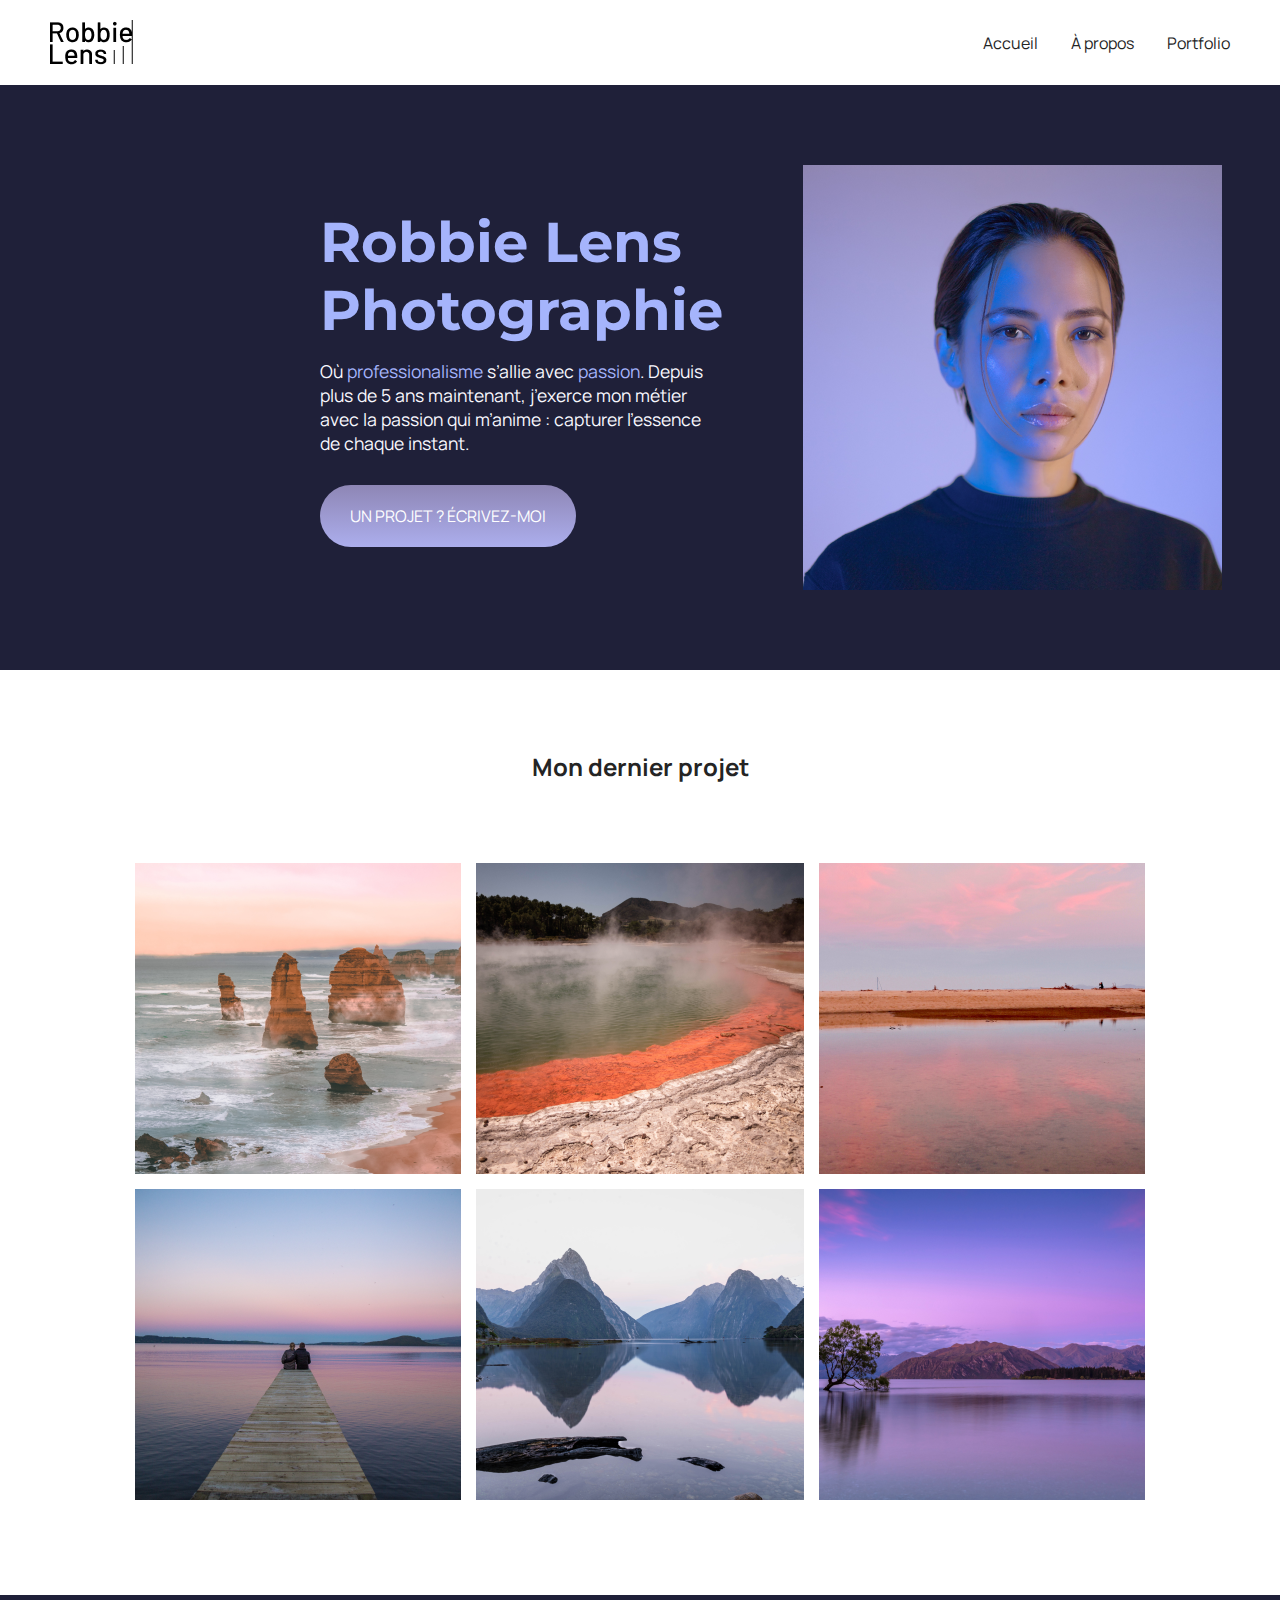
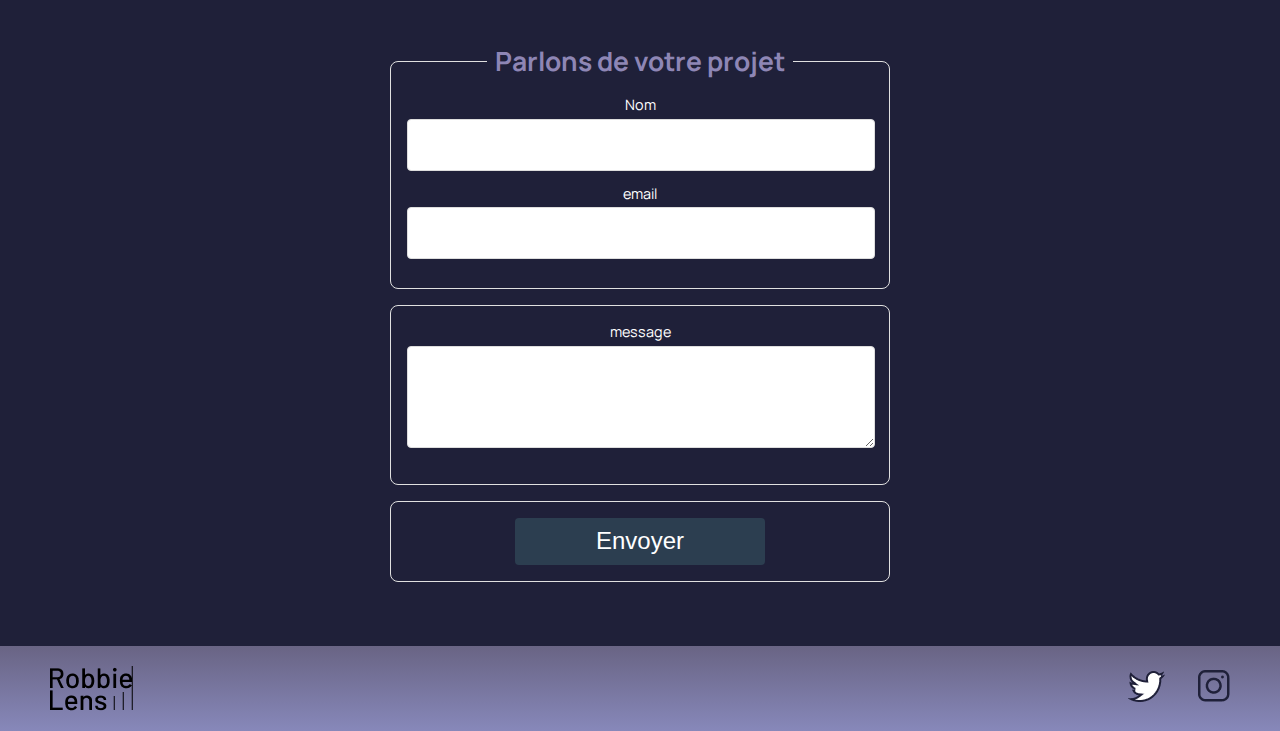
<file: index.html>
<!DOCTYPE html>
<html lang="fr">

<head>
    <meta charset="utf-8" >
    <title>Accueil - Robbie Lens Photographie</title>
    <link href="style.css" rel="stylesheet" >
    <link rel="preconnect" href="https://fonts.googleapis.com">
    <link rel="preconnect" href="https://fonts.gstatic.com" crossorigin>
    <link href="https://fonts.googleapis.com/css2?family=Manrope&family=Montserrat&display=swap" rel="stylesheet">
</head>

<body>
    <header>
        <nav>
            <img src="images/logo.png" alt="Logo Robbie Lens" >
            <div>
                <a href="index.html">Accueil</a>
                <a href="a-propos.html">À propos</a>
                <a href="portfolio.html">Portfolio</a>
            </div>
        </nav>
    </header>
    <main>
        <section class="accueil-introduction">
            <div>
                <h1>Robbie Lens Photographie</h1>
                <p>
                    Où <em>professionalisme</em> s’allie avec <em>passion</em>. Depuis
                    plus de 5 ans maintenant, j’exerce mon métier avec la passion
                    qui m’anime : capturer l’essence de chaque instant.
                </p>
                <a href="#contact" class="cta">UN PROJET ? ÉCRIVEZ-MOI</a>
            </div>
            <img src="images/robbie-lens.png" alt="Portrait avec effet de la photographe Robbie Lens" >
            </section>
            <section class="accueil-photos">
                <h2>Mon dernier projet</h2>   
                <div>
                    <img src="images/element-1.png" alt="Twelve apostles - Australie" >
                    <img src="images/element-2.png" alt="Wai-O-Tapu - Nouvelle-Zélande" >
                    <img src="images/element-3.png" alt="Parc National d’Abel Tasman - Nouvelle-Zélande" >
                </div>
                <div>
                    <img src="images/element-4.png" alt="Lac Rotorua - Nouvelle-Zélande" >
                    <img src="images/element-5.png" alt="Milford Sound - Nouvelle-Zélande" >
                    <img src="images/element-6.png" alt="Lac Wanaka - Nouvelle-Zélande" >
                </div>
        </section>
        <div id="contact">
        <form method="post" action="/traitement-formulaire">
            <fieldset>
                <legend>Parlons de votre projet</legend>
              <label for="nom">Nom</label>
              <input type="text" name="nom" id="nom" required>
              <label for="email">email </label>
              <input type="email" name="email" id="email"> 
            </fieldset>
            <fieldset>
                <label for="message">message </label>
              <textarea name="message" id="message" cols="40" rows="4"></textarea>
            </fieldset>
            <fieldset>
                <input type="submit" value="Envoyer"class="cta">
            </fieldset>
        </form> 
        </div>
    </main>
    <footer>
        <img src="images/logo.png" alt="Logo Robbie Lens" >
        <div>
        <a target="_blank" href="https://twitter.com/" class="lien-icone">
            <img src="images/twitter.png" alt="Logo Twitter" >
        </a>
        <a target="_blank" href="https://www.instagram.com/" class="lien-icone">
            <img src="images/instagram.png" alt="Logo Instagram" >
        </a>
    </div>
    </footer>
</body>

</html>
</file>
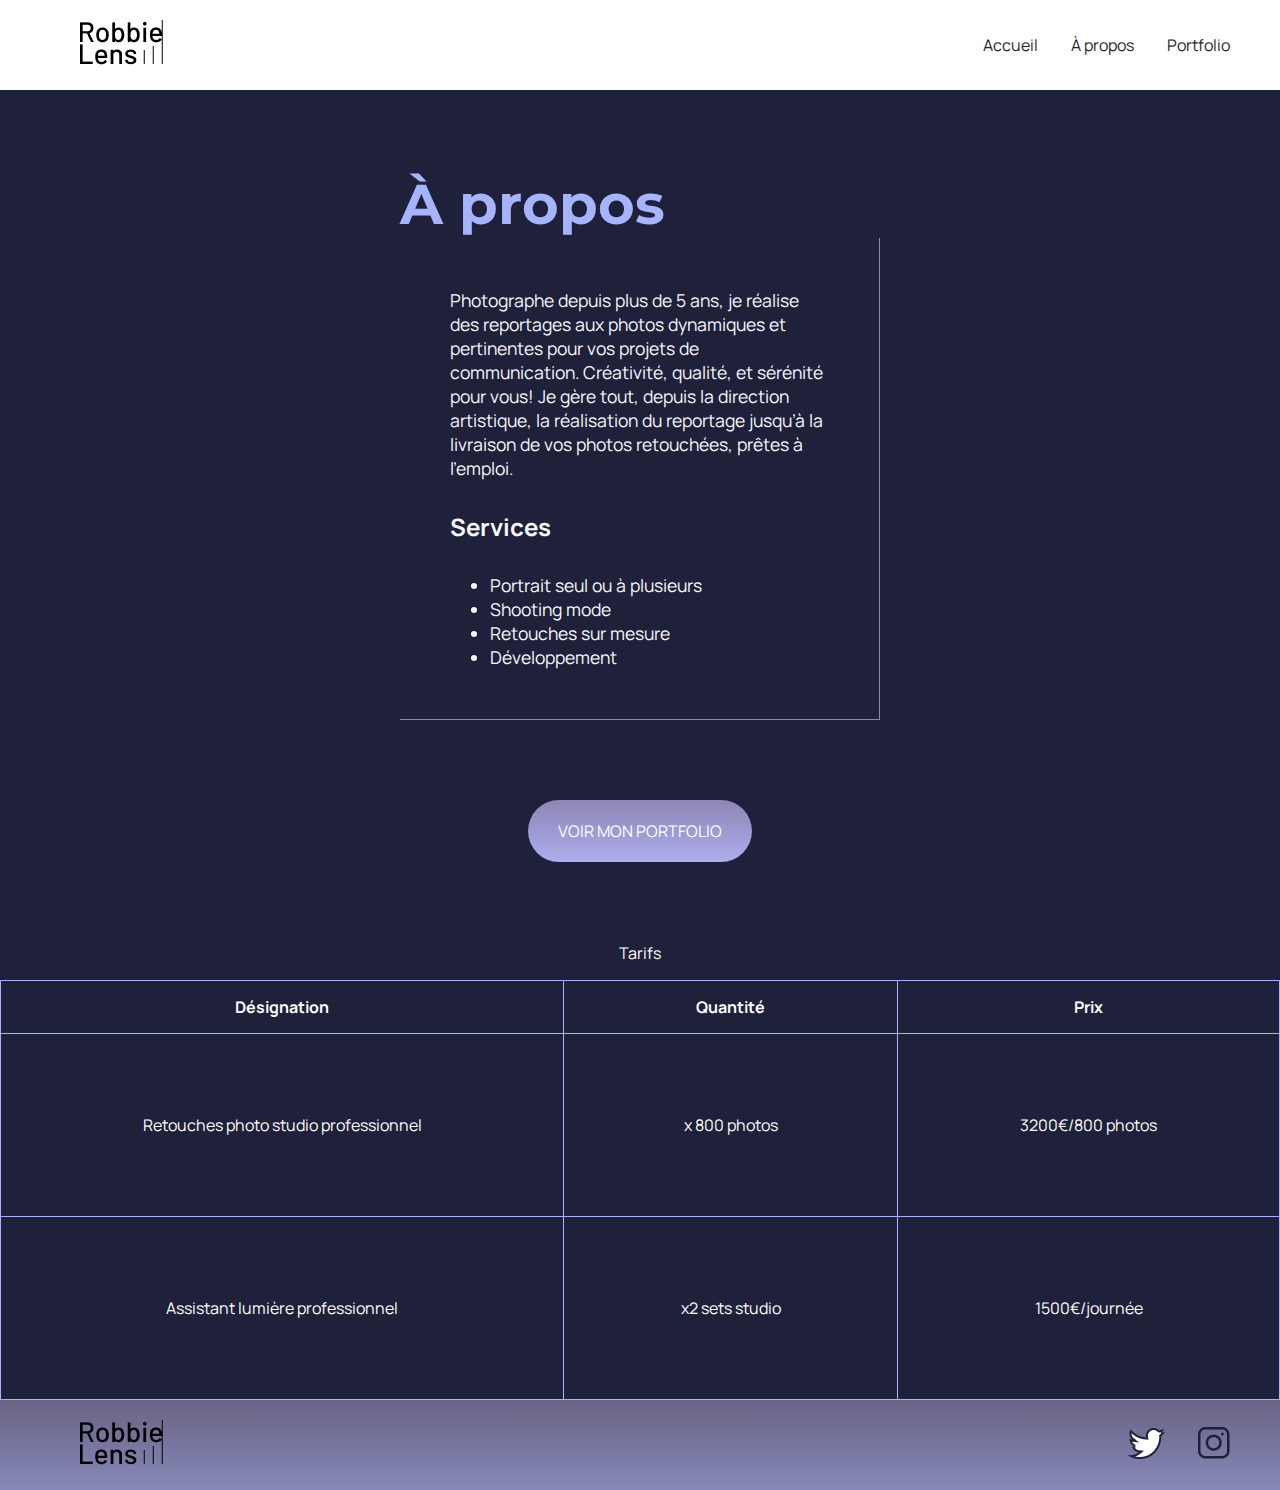
<file: a-propos.html>
<!DOCTYPE html>
<html lang="fr">

<head>
    <meta charset="utf-8" >
    <title>À propos - Robbie Lens Photographie</title>
    <link href="style.css" rel="stylesheet" >
    <link rel="preconnect" href="https://fonts.googleapis.com">
    <link rel="preconnect" href="https://fonts.gstatic.com" crossorigin>
    <link href="https://fonts.googleapis.com/css2?family=Manrope&family=Montserrat&display=swap" rel="stylesheet">
</head>

<body>
    <header>
        <nav>
            <a href="index.html" class="lien-icone">
                <img src="images/logo.png" alt="Logo Robbie Lens" >
            </a>

            <div>
                <a href="index.html">Accueil</a>
                <a href="a-propos.html">À propos</a>
                <a href="portfolio.html">Portfolio</a> 
            </div>
        </nav>
    </header>
    <main class="a-propos-main">
        <section>
            <h1>À propos</h1>
            <div class="carre-contenu">
                <p>
                    Photographe depuis plus de 5 ans, je réalise des reportages aux photos dynamiques et pertinentes
                    pour
                    vos
                    projets de communication. Créativité, qualité, et sérénité pour vous! Je gère tout, depuis la
                    direction
                    artistique, la réalisation du reportage jusqu’à la livraison de vos photos retouchées, prêtes à
                    l’emploi.
                </p>
                <h2>Services</h2>
                <ul>
                    <li>Portrait seul ou à plusieurs</li>
                    <li>Shooting mode</li>
                    <li>Retouches sur mesure</li>
                    <li>Développement</li>
                </ul>
            </div>
            <div>
                <a href="portfolio.html" class="cta">VOIR MON PORTFOLIO</a>
            </div>
        </section>
    </main>
    <body>
        <table>
            <caption>Tarifs</caption>
            <tr>
                <th>Désignation</th>
                <th>Quantité</th>
                <th>Prix</th>
            </tr>
            <tr>
                <td>Retouches photo studio professionnel</td>
                <td>x 800 photos</td>
                <td>3200€/800 photos</td>
            </tr>
            <tr>
                <td>Assistant lumière professionnel</td>
                <td>x2 sets studio</td>
                <td>1500€/journée</td>
            </tr>
        </table>
        </body>
    <footer>
        <a href="index.html" class="lien-icone">
            <img src="images/logo.png" alt="Logo Robbie Lens" >
        </a>
        <div>
        <a target="_blank" href="https://twitter.com/" class="lien-icone">
            <img src="images/twitter.png" alt="Logo Twitter" >
        </a>
        <a target="_blank" href="https://www.instagram.com/" class="lien-icone">
            <img src="images/instagram.png" alt="Logo Instagram" >
        </a>
    </div>
    </footer>
</body>


</html>
</file>
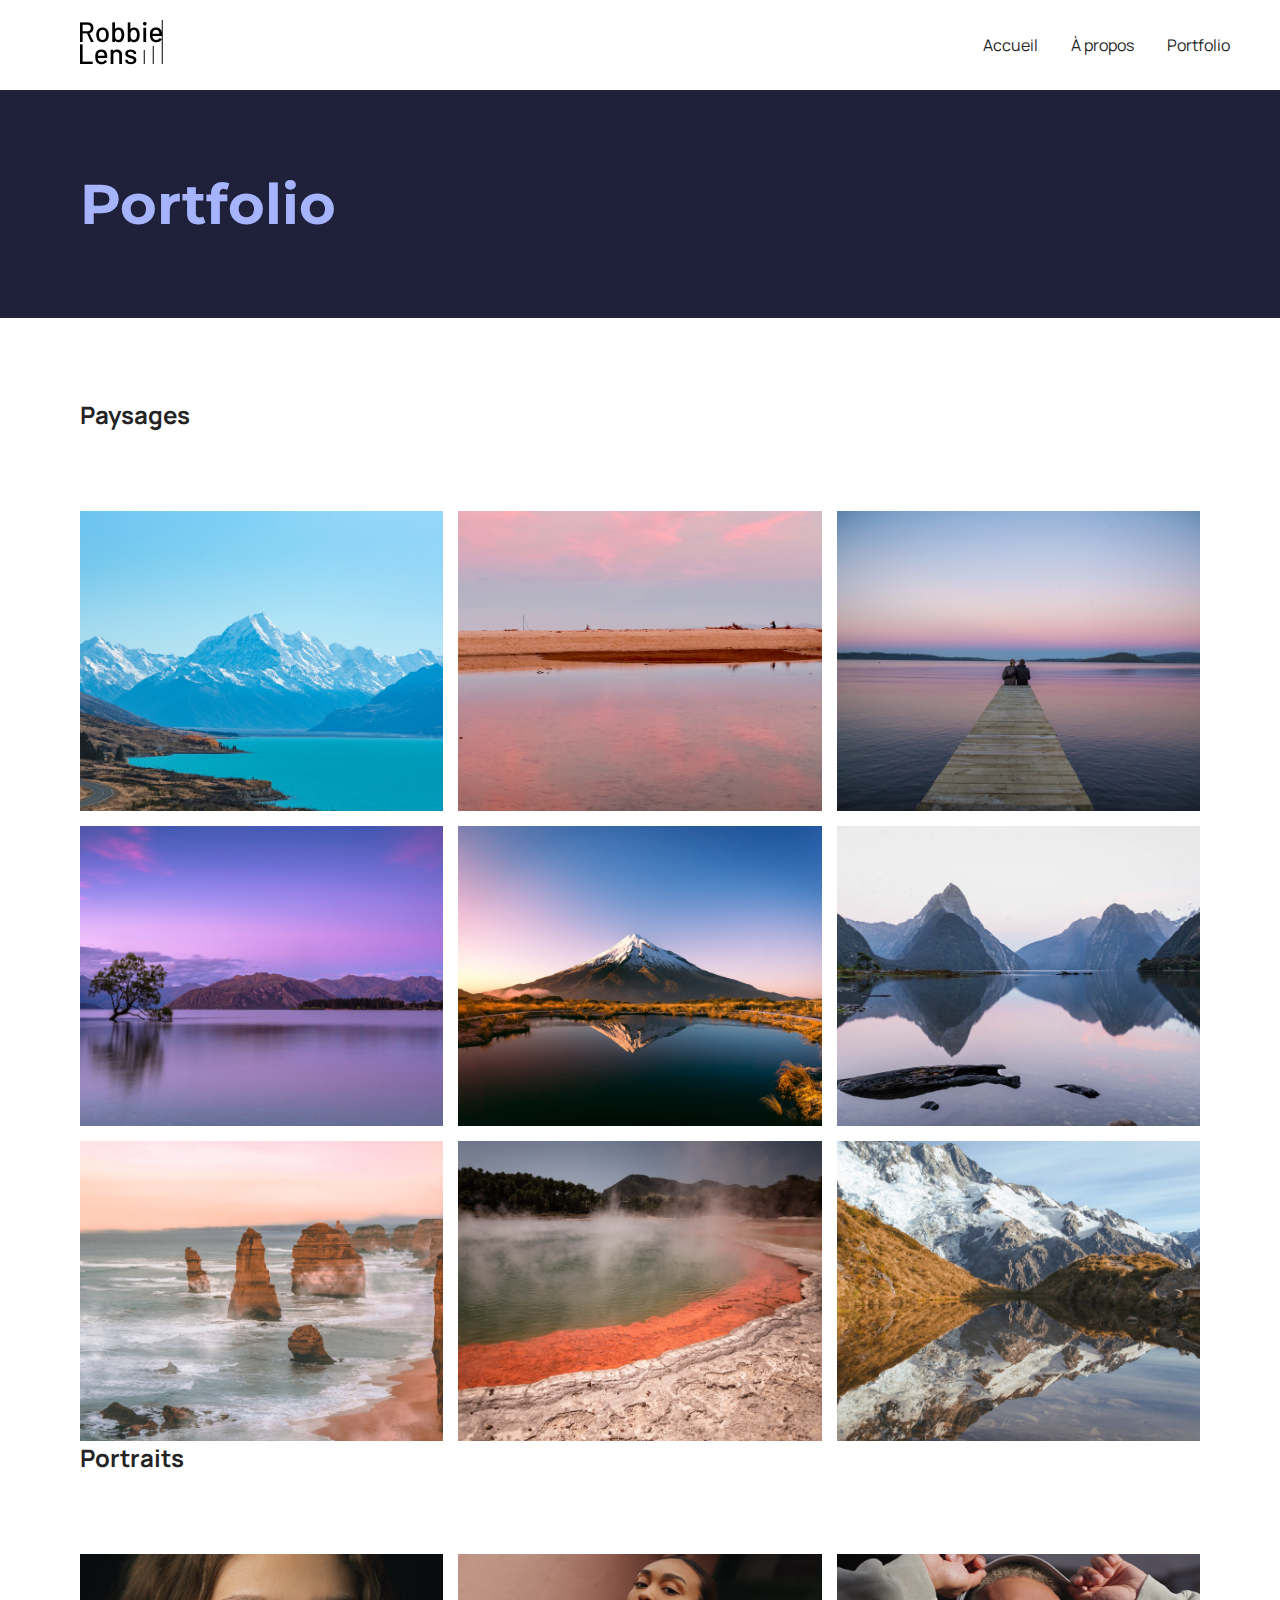
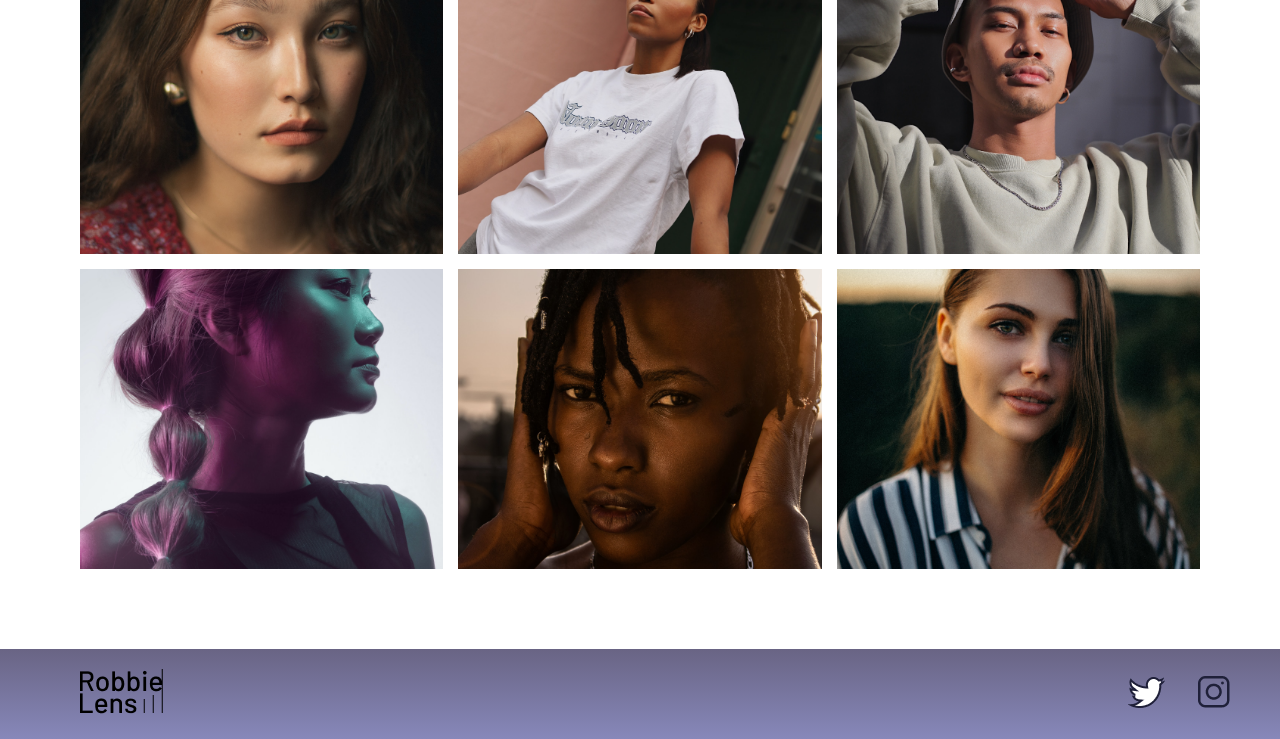
<file: portfolio.html>
<!DOCTYPE html>
<html lang="fr">

<head>
    <meta charset="utf-8" >
    <title>Portfolio - Robbie Lens Photographie</title>
    <link href="style.css" rel="stylesheet" >
    <link rel="preconnect" href="https://fonts.googleapis.com">
    <link rel="preconnect" href="https://fonts.gstatic.com" crossorigin>
    <link href="https://fonts.googleapis.com/css2?family=Manrope&family=Montserrat&display=swap" rel="stylesheet">
</head>

<body>
    <header>
        <nav>
            <a href="index.html" class="lien-icone">
                <img src="images/logo.png" alt="Logo Robbie Lens" >
            </a>
            <div>
                <a href="index.html">Accueil</a>
                <a href="a-propos.html">À propos</a>
                <a href="portfolio.html">Portfolio</a>
            </div>
        </nav>
    </header>
    <main>
        <section>
            <h1>Portfolio</h1>
        </section>
        <section class="portfolio-section-photos">
            <h2>Paysages</h2>
            <div class="grid-paysages">
                <a href="images/portfolio/paysage/paysage1.jpg" class="lien-conteneur-photo">
            <img src="images/portfolio/paysage/paysage1.jpg" alt="Mont Aoraki - Nouvelle-Zélande" >
            <div class="photo-hover">Voir la photo</div>
            </a>
            <a href="images/portfolio/paysage/paysage2.jpg" class="lien-conteneur-photo">
            <img src="images/portfolio/paysage/paysage2.jpg" alt="Parc National d’Abel Tasman - Nouvelle-Zélande" >
            <div class="photo-hover">Voir la photo</div>
            </a>
            <a href="images/portfolio/paysage/paysage3.jpg" class="lien-conteneur-photo">
            <img src="images/portfolio/paysage/paysage3.jpg" alt="Lac Rotorua - Nouvelle-Zélande" >
            <div class="photo-hover">Voir la photo</div>
            </a>
            <a href="images/portfolio/paysage/paysage4.jpg" class="lien-conteneur-photo">
            <img src="images/portfolio/paysage/paysage4.jpg" alt="Lac Wanaka - Nouvelle-Zélande" >
            <div class="photo-hover">Voir la photo</div>
            </a>
            <a href="images/portfolio/paysage/paysage5.jpg" class="lien-conteneur-photo">
            <img src="images/portfolio/paysage/paysage5.jpg" alt="Mont Taranaki - Nouvelle-Zélande" >
            <div class="photo-hover">Voir la photo</div>
            </a>
            <a href="images/portfolio/paysage/paysage6.jpg" class="lien-conteneur-photo">
            <img src="images/portfolio/paysage/paysage6.jpg" alt="Milford Sound - Nouvelle-Zélande" >
            <div class="photo-hover">Voir la photo</div>
            </a>
            <a href="images/portfolio/paysage/paysage7.jpg" class="lien-conteneur-photo">
            <img src="images/portfolio/paysage/paysage7.jpg" alt="Twelve Apostle - Australie" >
            <div class="photo-hover">Voir la photo</div>
            </a>
            <a href="images/portfolio/paysage/paysage8.jpg" class="lien-conteneur-photo">
            <img src="images/portfolio/paysage/paysage8.jpg" alt="Wai-O-Tapu - Nouvelle-Zélande" >
            <div class="photo-hover">Voir la photo</div>
            </a>
            <a href="images/portfolio/paysage/paysage9.jpg" class="lien-conteneur-photo">
            <img src="images/portfolio/paysage/paysage9.jpg" alt="Mont Cook - Nouvelle Zélande" >
            <div class="photo-hover">Voir la photo</div>
            </a>
            </div>
            <h2>Portraits</h2>
            <div class="grid-portraits">
                <a href="images/portfolio/portrait/portrait1.jpg" class="lien-conteneur-photo">
            <img src="images/portfolio/portrait/portrait1.jpg" alt="Portrait jeune femme 1" >
            <div class="photo-hover">Voir la photo</div>
            </a>
            <a href="images/portfolio/portrait/portrait2.jpg" class="lien-conteneur-photo">
            <img src="images/portfolio/portrait/portrait2.jpg" alt="Portrait jeune femme 2" >
            <div class="photo-hover">Voir la photo</div>
            </a>
            <a href="images/portfolio/portrait/portrait3.jpg" class="lien-conteneur-photo">
            <img src="images/portfolio/portrait/portrait3.jpg" alt="Portrait jeune homme 3" >
            <div class="photo-hover">Voir la photo</div>
            </a>
            <a href="images/portfolio/portrait/portrait4.jpg" class="lien-conteneur-photo">
            <img src="images/portfolio/portrait/portrait4.jpg" alt="Portrait jeune femme 4" >
            <div class="photo-hover">Voir la photo</div>
            </a>
            <a href="images/portfolio/portrait/portrait5.jpg" class="lien-conteneur-photo">
            <img src="images/portfolio/portrait/portrait5.jpg" alt="Portrait jeune femme 5" >
            <div class="photo-hover">Voir la photo</div>
            </a>
            <a href="images/portfolio/portrait/portrait6.jpg" class="lien-conteneur-photo">
            <img src="images/portfolio/portrait/portrait6.jpg" alt="Portrait jeune femme 6" >
            <div class="photo-hover">Voir la photo</div>
            </a>
            </div>
        </section>
    </main>
    <footer>
        <a href="index.html" class="lien-icone">
            <img src="images/logo.png" alt="Logo Robbie Lens" >
        </a>
        <div>
            <a target="_blank" href="https://twitter.com/" class="lien-icone">
                <img src="images/twitter.png" alt="Logo Twitter" >
            </a>
            <a target="_blank" href="https://www.instagram.com/" class="lien-icone">
                <img src="images/instagram.png" alt="Logo Instagram" >
            </a>
        </div>
    </footer>
</body>

</html>
</file>
<file: style.css>
* {
  margin: 0;
}

body {
  font-family: 'Manrope', sans-serif;
  font-size: 1em;
  background-color: #1f2039;
}

a {
  color: #242424;
  text-decoration: none;
}

em {
  color: #a5b4fc;
  font-style: normal;
}

h1 {
  font-size: 3.5em;
  color: #a5b4fc;
  font-family: 'Montserrat', sans-serif;
}

h2 {
  color: #f9f8ff;
}

p,
li {
  font-size: 1.1em;
  color: #f9f8ff;
}

header,
footer {
  background-color: white;
  padding: 20px 50px;
}

.cta {
  display: inline-block;
  background: linear-gradient(#8e86b5, #acaeed);
  color: white;
  border-radius: 50px;
  padding: 20px 30px;
  
}

a:hover {
  text-decoration: underline;
}

.cta:hover {
  background: linear-gradient(#696484, #8788ba);
  text-decoration: none;
}

.lien-icone {
  margin-left: 30px;
}

.lien-icone:hover {
  opacity: 0.5;
}

.carre-contenu {
  border-right: 1px solid #8e86b5;
  border-bottom: 1px solid #8e86b5;
  padding: 50px;
  margin-bottom: 80px;
}

.carre-contenu h2 {
  margin-top: 30px;
}

.carre-contenu ul {
  margin-top: 30px;
}

.carre-contenu + div {
  text-align: center;
}

section {
  padding: 80px;
}

.a-propos-main {
  width: 50%;
  margin: auto;
}

footer {
  background: linear-gradient(#696484, #8788ba);
}

footer,
nav {
  display: flex;
  flex-direction: row;
  align-items: center;
  justify-content: space-between;
  
}

nav a {
  margin-left: 30px;
}

caption {
  margin-bottom: 1rem;
}

.accueil-photos {
  background-color: white;
  padding: 80px;
}

.accueil-photos h2 {
  color: #242424;
  text-align: center;
  margin-bottom: 80px;
}

.accueil-photos div {
  display: flex;
  flex-direction: row;
  gap: 15px;
  justify-content: center;
  margin-bottom: 15px;
}

.accueil-introduction {
  display: flex;
  flex-direction: row;
  width: 50%;
  align-items: center;
  margin: auto;
}

.accueil-introduction h1 {
  margin-bottom: 15px;
}

.accueil-introduction p {
  margin-bottom: 30px;
}

.accueil-introduction div {
  padding-right: 80px;
}

.portfolio-section-photos {
  background-color: white;
}

.portfolio-section-photos h2 {
  color: #242424;
  margin-bottom: 80px;
}

.grid-paysages {
  display: grid;
  grid-template-columns: 1fr 1fr 1fr;
  grid-template-rows: 300px 300px 300px;
  gap: 15px;
}

.grid-portraits {
  display: grid;
  grid-template-columns: 1fr 1fr 1fr;
  grid-template-rows: 300px 300px;
  gap: 15px;
}

.grid-paysages img,
.grid-portraits img {
  width: 100%;
  height: 100%;
  object-fit: cover;
}

.lien-conteneur-photo {
  position: relative;
}

.photo-hover {
  position: absolute;
  top: 0;
  left: 0;
  right: 0;
  bottom: 0;
  display: flex;
  align-items: center;
  justify-content: center;
  font-size: 1.5em;
  color: white;
  background-color: rgba(0, 0, 0, 0.7);
  display: none;
}

.lien-conteneur-photo:hover .photo-hover {
  display: flex;
}

table {
  border-collapse: collapse;
  margin: auto;
  width: 100%;
  display: table;
}

caption {
  color: white
  
}

th, td {
  color: white; /* Couleur du texte */
  padding: 10px;
  border: 1px solid  #8e86b5;
  text-align: center;
  vertical-align: middle; /* Centre verticalement */
  padding: 15px;
  border: 1px solid #a5b4fc;
}

td {
  padding: 80px;
}

fieldset {
  color: white;
  text-align: center;
  height: auto; /* Hauteur automatique selon le contenu */
  padding: 50px; /* Ajouter de l'espace à l'intérieur */
  font-size: 1.5em; /* Augmenter la taille du texte */
  border: none;
 
  align-items: center; /* Centre les éléments */
  
}

textarea {
  width: 1200px; /* Ajuste la largeur à 100% du conteneur */
  height: 100px; /* Augmente la hauteur */
  
}

input[type="text"],
input[type="email"] {
  width: 600px; /* Ajuste la largeur à 100% du conteneur */
  height: 50px; /* Augmente la hauteur */
  
}

legend {
  color:#8e86b5;
  padding: 80px;
  font-size: 1.1em; /* Augmenter la taille du texte */
}

input[type=submit] {
  border: none;
  font-size: 1em; /* Augmenter la taille du texte */
  width: 250px;
}

/* Style de base du formulaire */
/* CONTACT FORM - Version minimale */
#contact {
  max-width: 500px;
  margin: 2rem auto;
  padding: 1rem;
}

#contact fieldset {
  border: 1px solid #e0e0e0;
  border-radius: 8px;
  padding: 1rem;
  margin-bottom: 1rem;
}

#contact legend {
  padding: 0 0.5rem;
  font-weight: bold;
}

#contact label {
  display: block;
  margin-bottom: 0.3rem;
  font-size: 0.9rem;
}

#contact input[type="text"],
#contact input[type="email"],
#contact textarea {
  width: 100%;
  padding: 0;
  margin-bottom: 0.8rem;
  border: 1px solid #ddd;
  border-radius: 4px;
  font-family: 'Manrope', sans-serif;
}

#contact textarea {
  min-height: 80px;
  max-height: 150px;
  resize: vertical;
}

#contact input[type="submit"] {
  background: #2c3e50;
  color: white;
  border: none;
  padding: 0.6rem 1.2rem;
  border-radius: 4px;
  cursor: pointer;
  transition: background 0.2s;
}

#contact input[type="submit"]:hover {
  background: #3498db;
}
</file>
